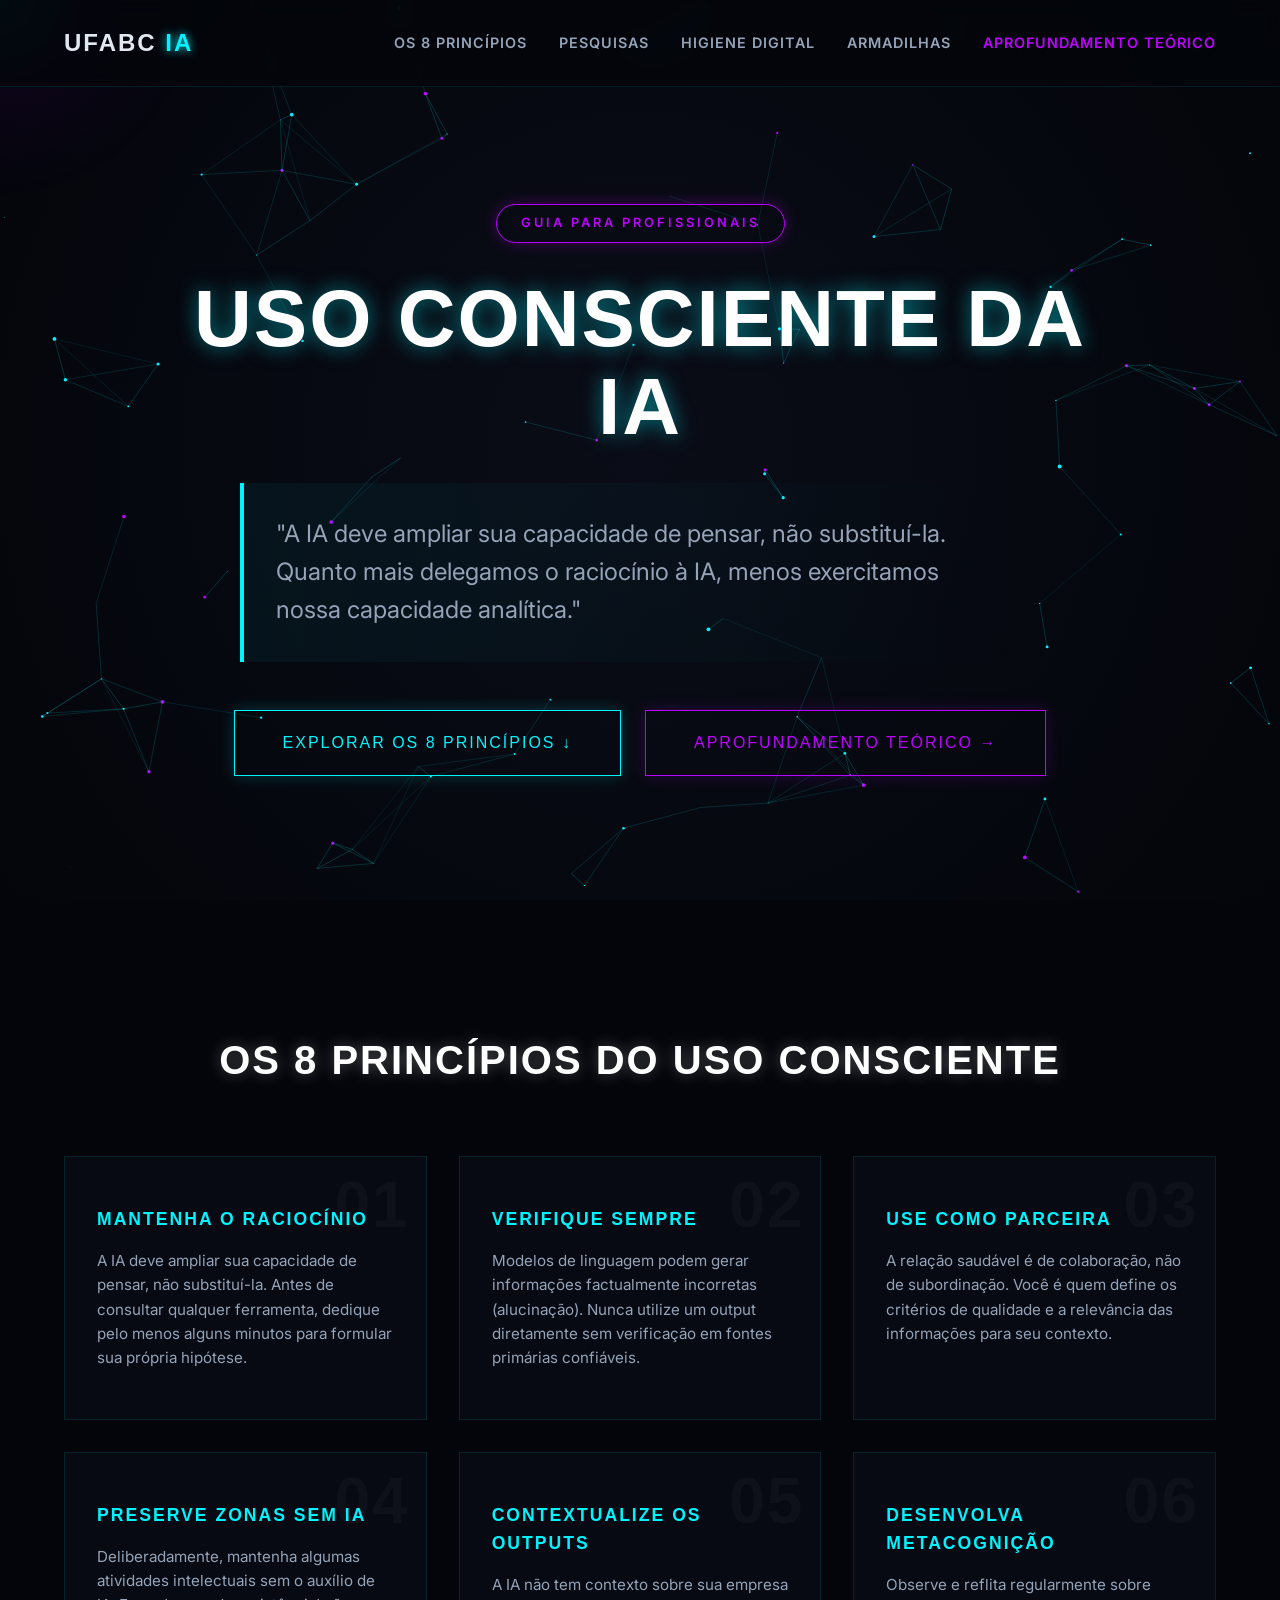
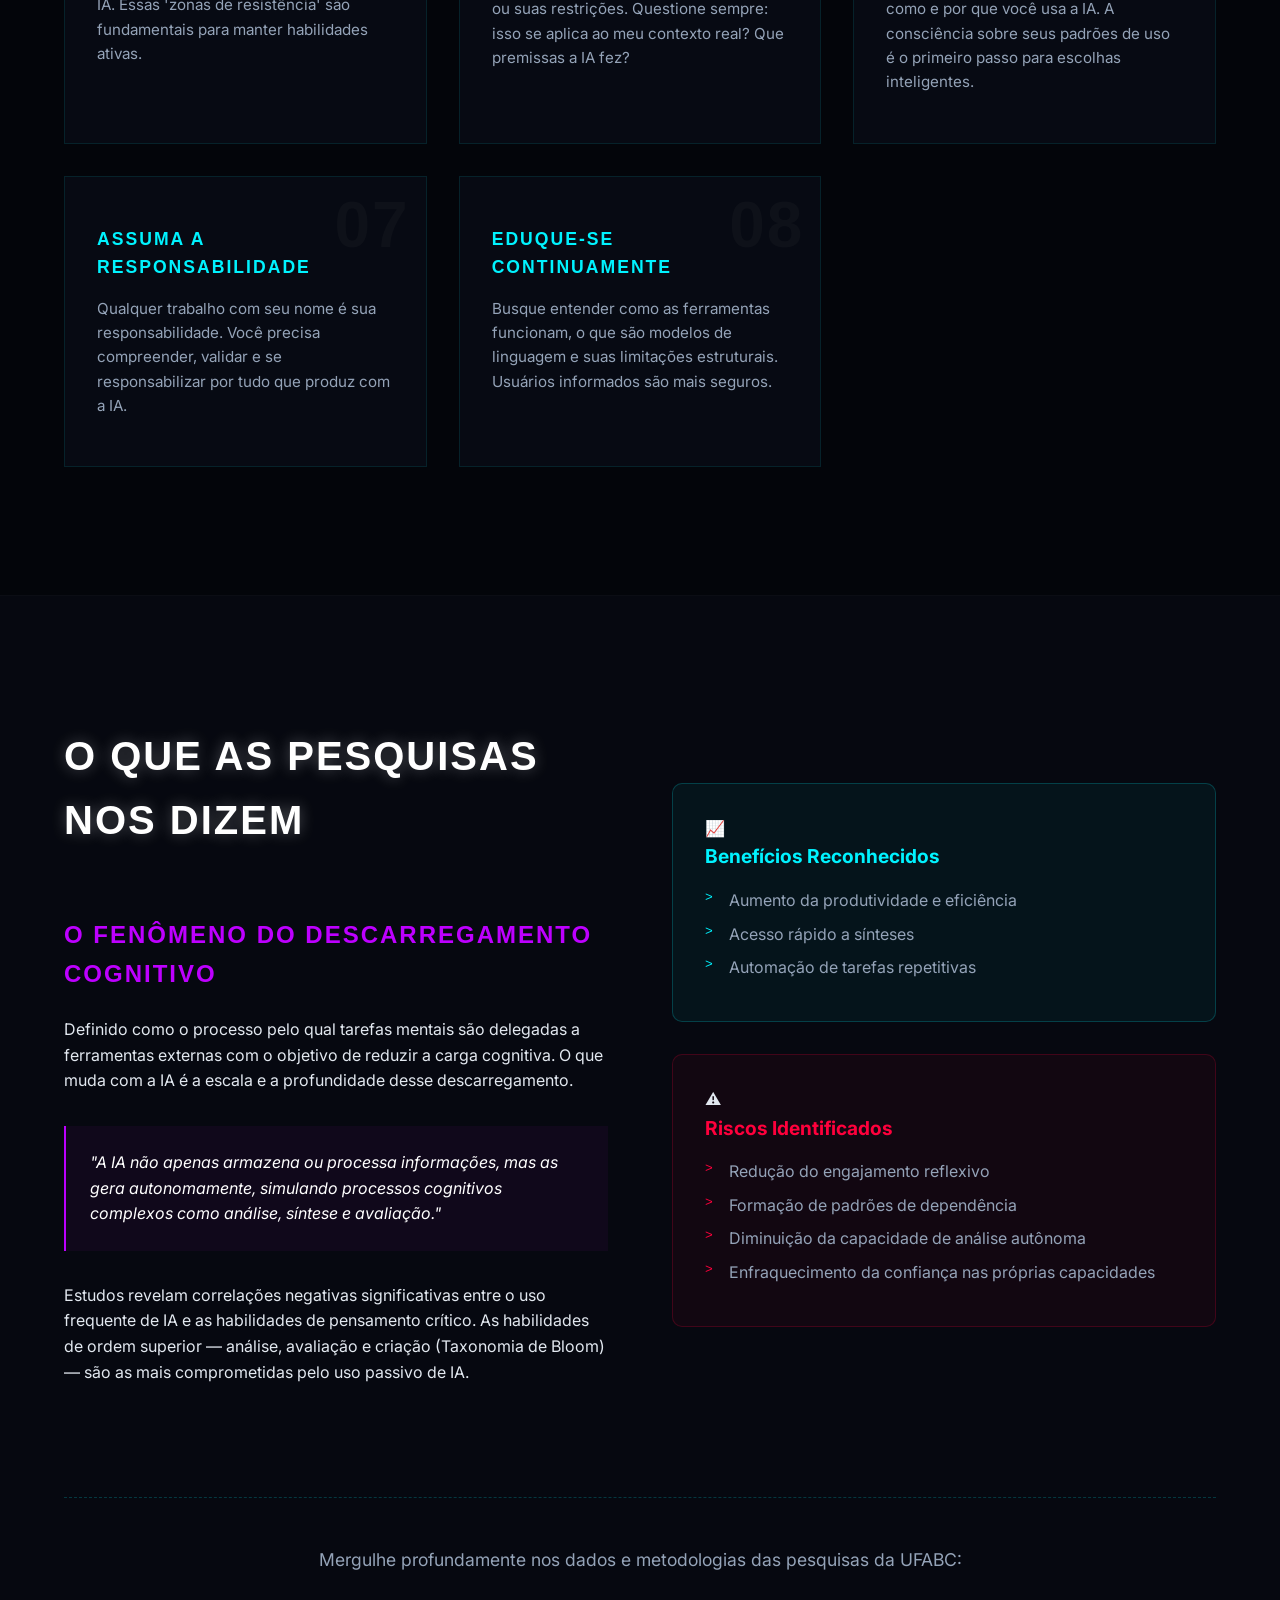
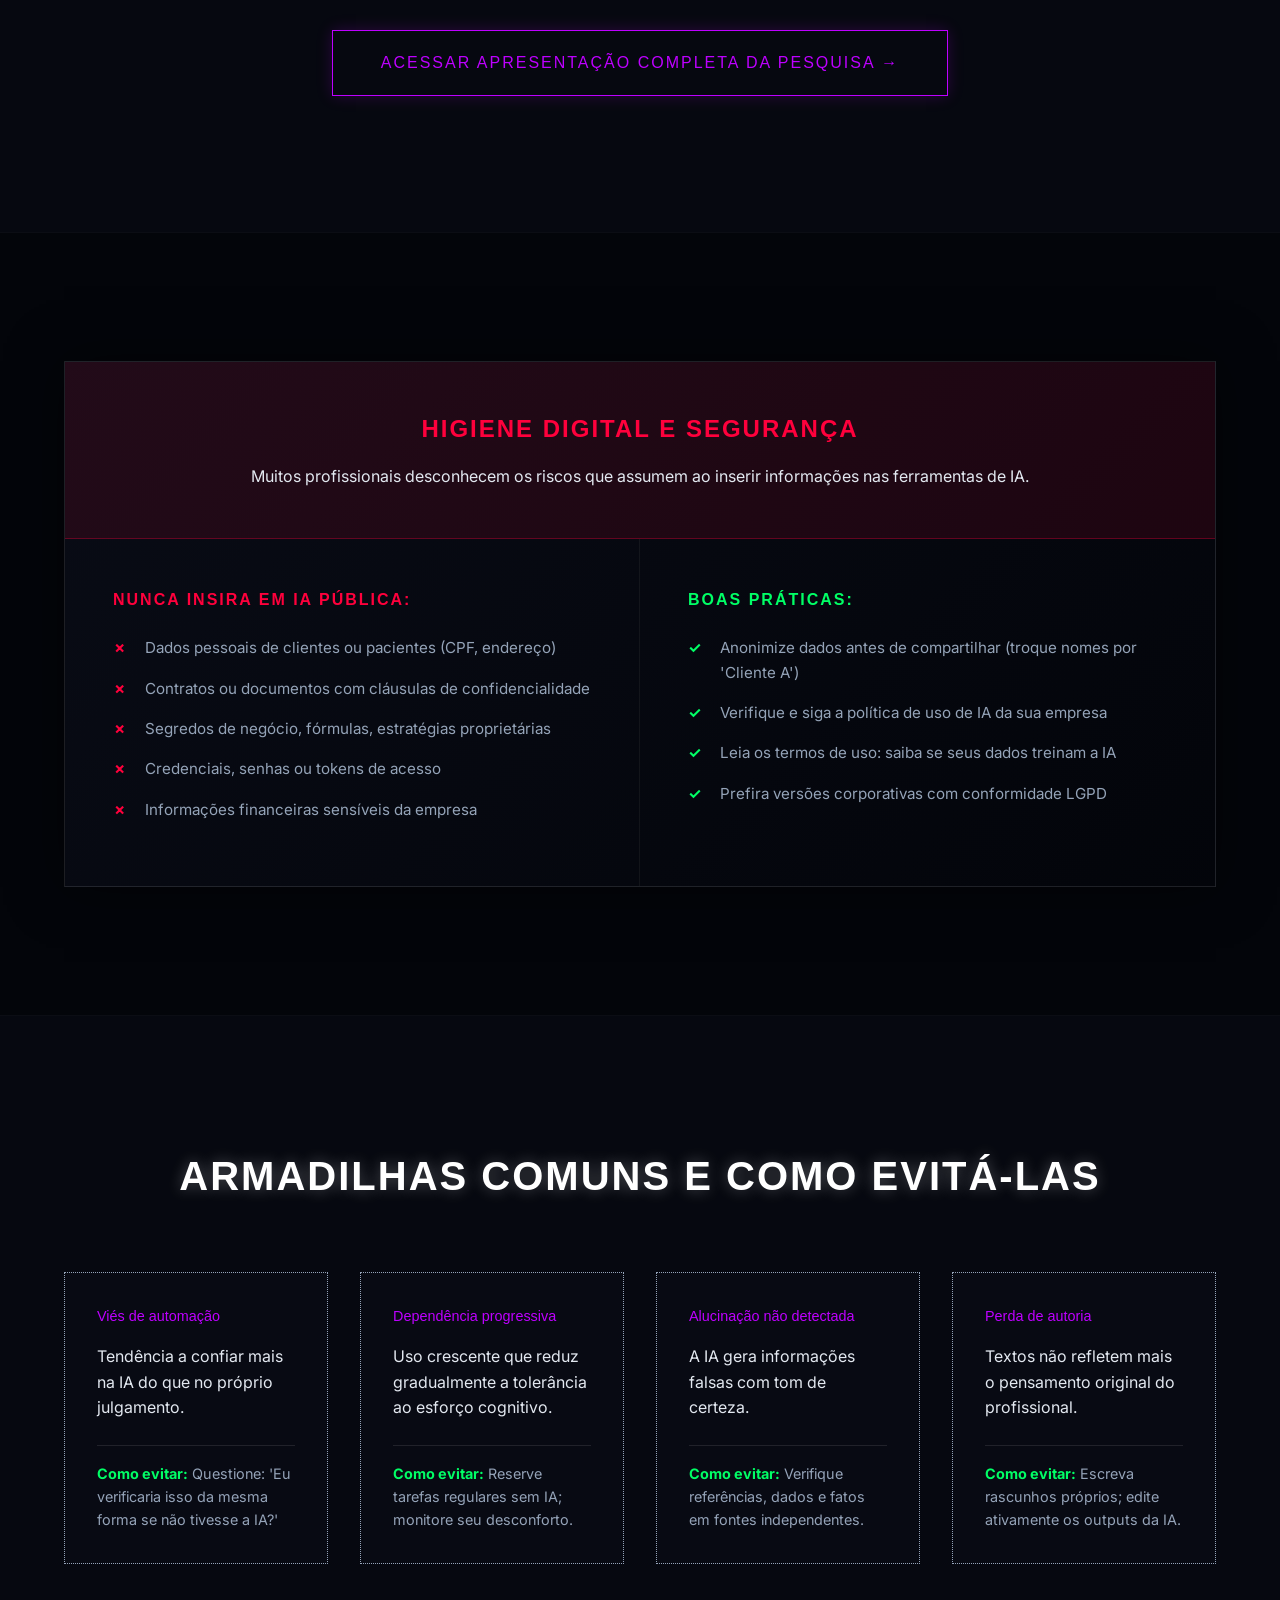
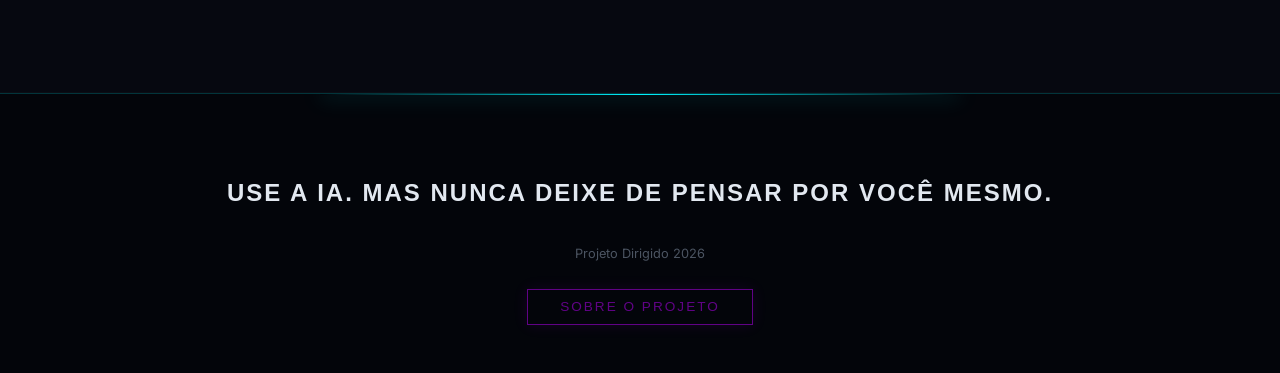
<file: index.html>
<!DOCTYPE html>
<html lang="pt-BR">
<head>
    <meta charset="UTF-8">
    <meta name="viewport" content="width=device-width, initial-scale=1.0">
    <title>UFABC Guia de uso de ia</title>
    <link rel="stylesheet" href="styles.css">
    <link href="https://fonts.googleapis.com/css2?family=Syncopate:wght@400;700&family=Inter:wght@300;400;600;800&display=swap" rel="stylesheet">
</head>
<body>
    <canvas id="particle-canvas"></canvas>

    <div class="glow-cursor" id="glow-cursor"></div>

    <nav class="navbar">
        <div class="nav-content">
            <div class="logo">UFABC <span>IA</span></div>
            <div class="hamburger" id="hamburger">
                <span></span>
                <span></span>
                <span></span>
            </div>
            <ul class="nav-links" id="nav-links">
                <li><a href="#principios">Os 8 Princípios</a></li>
                <li><a href="#pesquisas">Pesquisas</a></li>
                <li><a href="#seguranca">Higiene Digital</a></li>
                <li><a href="#armadilhas">Armadilhas</a></li>
                <li><a href="apresentacao.html" class="highlight-link">Aprofundamento Teórico</a></li>
            </ul>
        </div>
    </nav>

    <header class="hero" id="home">
        <div class="hero-container reveal">
            <div class="hero-badge">Guia para Profissionais</div>
            <h1 class="glitch" data-text="USO CONSCIENTE DA IA">USO CONSCIENTE DA IA</h1>
            <p class="hero-quote">
                "A IA deve ampliar sua capacidade de pensar, não substituí-la. Quanto mais delegamos o raciocínio à IA, menos exercitamos nossa capacidade analítica."
            </p>
            <div class="hero-buttons">
                <a href="#principios" class="cyber-button">
                    Explorar os 8 Princípios <span class="arrow">↓</span>
                </a>
                <a href="apresentacao.html" class="cyber-button secondary-btn">
                    Aprofundamento Teórico <span class="arrow">→</span>
                </a>
            </div>
        </div>
    </header>

    <section id="principios" class="section">
        <div class="container">
            <h2 class="section-title reveal">Os 8 Princípios do Uso Consciente</h2>
            <div class="principles-grid">
                <div class="cyber-card reveal delay-1">
                    <div class="card-number">01</div>
                    <h3>Mantenha o Raciocínio</h3>
                    <p>A IA deve ampliar sua capacidade de pensar, não substituí-la. Antes de consultar qualquer ferramenta, dedique pelo menos alguns minutos para formular sua própria hipótese.</p>
                </div>
                <div class="cyber-card reveal delay-2">
                    <div class="card-number">02</div>
                    <h3>Verifique Sempre</h3>
                    <p>Modelos de linguagem podem gerar informações factualmente incorretas (alucinação). Nunca utilize um output diretamente sem verificação em fontes primárias confiáveis.</p>
                </div>
                <div class="cyber-card reveal delay-3">
                    <div class="card-number">03</div>
                    <h3>Use como Parceira</h3>
                    <p>A relação saudável é de colaboração, não de subordinação. Você é quem define os critérios de qualidade e a relevância das informações para seu contexto.</p>
                </div>
                <div class="cyber-card reveal delay-4">
                    <div class="card-number">04</div>
                    <h3>Preserve Zonas sem IA</h3>
                    <p>Deliberadamente, mantenha algumas atividades intelectuais sem o auxílio de IA. Essas 'zonas de resistência' são fundamentais para manter habilidades ativas.</p>
                </div>
                <div class="cyber-card reveal delay-1">
                    <div class="card-number">05</div>
                    <h3>Contextualize os Outputs</h3>
                    <p>A IA não tem contexto sobre sua empresa ou suas restrições. Questione sempre: isso se aplica ao meu contexto real? Que premissas a IA fez?</p>
                </div>
                <div class="cyber-card reveal delay-2">
                    <div class="card-number">06</div>
                    <h3>Desenvolva Metacognição</h3>
                    <p>Observe e reflita regularmente sobre como e por que você usa a IA. A consciência sobre seus padrões de uso é o primeiro passo para escolhas inteligentes.</p>
                </div>
                <div class="cyber-card reveal delay-3">
                    <div class="card-number">07</div>
                    <h3>Assuma a Responsabilidade</h3>
                    <p>Qualquer trabalho com seu nome é sua responsabilidade. Você precisa compreender, validar e se responsabilizar por tudo que produz com a IA.</p>
                </div>
                <div class="cyber-card reveal delay-4">
                    <div class="card-number">08</div>
                    <h3>Eduque-se Continuamente</h3>
                    <p>Busque entender como as ferramentas funcionam, o que são modelos de linguagem e suas limitações estruturais. Usuários informados são mais seguros.</p>
                </div>
            </div>
        </div>
    </section>

    <section id="pesquisas" class="section alt-bg">
        <div class="container grid-2-col">
            <div class="reveal">
                <h2 class="section-title left-align">O Que as Pesquisas Nos Dizem</h2>
                <div class="content-block">
                    <h3>O Fenômeno do Descarregamento Cognitivo</h3>
                    <p>Definido como o processo pelo qual tarefas mentais são delegadas a ferramentas externas com o objetivo de reduzir a carga cognitiva. O que muda com a IA é a escala e a profundidade desse descarregamento.</p>
                    <blockquote class="neon-quote">
                        "A IA não apenas armazena ou processa informações, mas as gera autonomamente, simulando processos cognitivos complexos como análise, síntese e avaliação."
                    </blockquote>
                    <p>Estudos revelam correlações negativas significativas entre o uso frequente de IA e as habilidades de pensamento crítico. As habilidades de ordem superior — análise, avaliação e criação (Taxonomia de Bloom) — são as mais comprometidas pelo uso passivo de IA.</p>
                </div>
            </div>
            <div class="stats-container reveal delay-2">
                <div class="stat-box">
                    <div class="stat-icon">📈</div>
                    <h4>Benefícios Reconhecidos</h4>
                    <ul>
                        <li>Aumento da produtividade e eficiência</li>
                        <li>Acesso rápido a sínteses</li>
                        <li>Automação de tarefas repetitivas</li>
                    </ul>
                </div>
                <div class="stat-box warning-box">
                    <div class="stat-icon">⚠</div>
                    <h4>Riscos Identificados</h4>
                    <ul>
                        <li>Redução do engajamento reflexivo</li>
                        <li>Formação de padrões de dependência</li>
                        <li>Diminuição da capacidade de análise autônoma</li>
                        <li>Enfraquecimento da confiança nas próprias capacidades</li>
                    </ul>
                </div>
            </div>
            
            <div class="research-cta reveal delay-3">
                <p>Mergulhe profundamente nos dados e metodologias das pesquisas da UFABC:</p>
                <a href="apresentacao.html" class="cyber-button secondary-btn mt-4">
                    Acessar Apresentação Completa da Pesquisa <span class="arrow">→</span>
                </a>
            </div>
        </div>
    </section>

    <section id="seguranca" class="section">
        <div class="container">
            <div class="security-panel reveal">
                <div class="security-header">
                    <h2>Higiene Digital e Segurança</h2>
                    <p>Muitos profissionais desconhecem os riscos que assumem ao inserir informações nas ferramentas de IA.</p>
                </div>
                <div class="security-content">
                    <div class="danger-zone">
                        <h3>NUNCA insira em IA pública:</h3>
                        <ul class="danger-list">
                            <li>Dados pessoais de clientes ou pacientes (CPF, endereço)</li>
                            <li>Contratos ou documentos com cláusulas de confidencialidade</li>
                            <li>Segredos de negócio, fórmulas, estratégias proprietárias</li>
                            <li>Credenciais, senhas ou tokens de acesso</li>
                            <li>Informações financeiras sensíveis da empresa</li>
                        </ul>
                    </div>
                    <div class="safe-zone">
                        <h3>Boas Práticas:</h3>
                        <ul class="safe-list">
                            <li>Anonimize dados antes de compartilhar (troque nomes por 'Cliente A')</li>
                            <li>Verifique e siga a política de uso de IA da sua empresa</li>
                            <li>Leia os termos de uso: saiba se seus dados treinam a IA</li>
                            <li>Prefira versões corporativas com conformidade LGPD</li>
                        </ul>
                    </div>
                </div>
            </div>
        </div>
    </section>

    <section id="armadilhas" class="section alt-bg">
        <div class="container">
            <h2 class="section-title reveal">Armadilhas Comuns e Como Evitá-las</h2>
            <div class="traps-grid">
                <div class="trap-card reveal">
                    <div class="trap-name">Viés de automação</div>
                    <p class="trap-desc">Tendência a confiar mais na IA do que no próprio julgamento.</p>
                    <div class="trap-solution"><strong>Como evitar:</strong> Questione: 'Eu verificaria isso da mesma forma se não tivesse a IA?'</div>
                </div>
                <div class="trap-card reveal delay-1">
                    <div class="trap-name">Dependência progressiva</div>
                    <p class="trap-desc">Uso crescente que reduz gradualmente a tolerância ao esforço cognitivo.</p>
                    <div class="trap-solution"><strong>Como evitar:</strong> Reserve tarefas regulares sem IA; monitore seu desconforto.</div>
                </div>
                <div class="trap-card reveal delay-2">
                    <div class="trap-name">Alucinação não detectada</div>
                    <p class="trap-desc">A IA gera informações falsas com tom de certeza.</p>
                    <div class="trap-solution"><strong>Como evitar:</strong> Verifique referências, dados e fatos em fontes independentes.</div>
                </div>
                <div class="trap-card reveal delay-3">
                    <div class="trap-name">Perda de autoria</div>
                    <p class="trap-desc">Textos não refletem mais o pensamento original do profissional.</p>
                    <div class="trap-solution"><strong>Como evitar:</strong> Escreva rascunhos próprios; edite ativamente os outputs da IA.</div>
                </div>
            </div>
        </div>
    </section>

    <footer>
        <div class="footer-content reveal">
            <h2 class="footer-title">Use a IA. Mas nunca deixe de pensar por você mesmo.</h2>
            <div class="footer-credits">
                <p>Projeto Dirigido 2026</p>
                <button id="sobre-btn" class="cyber-button secondary-btn" style="padding: 0.6rem 2rem; font-size: 0.85rem; margin-top: 1.5rem;">Sobre o Projeto</button>
            </div>
        </div>
    </footer>

    <!-- Modal Sobre -->
    <div id="sobre-modal" class="modal">
        <div class="modal-content cyber-card">
            <span class="close-modal">&times;</span>
            <h3 class="modal-title neon-cyan-text text-center" style="margin-bottom: 1.5rem; font-size: 1.2rem;">UNIVERSIDADE FEDERAL DO ABC</h3>
            <div class="modal-body text-center">
                <p class="mb-4" style="color: var(--text-primary); line-height: 1.8;"><strong>Projeto Dirigido</strong><br>
                Inteligência Artificial e Pensamento Crítico:<br>
                Como o Uso de IA Generativa Afeta Nossas Habilidades Cognitivas</p>
                
                <h4 class="neon-purple-text mb-4" style="margin-top: 2rem;">Integrantes:</h4>
                <ul class="team-list" style="list-style: none; padding: 0; margin-bottom: 2rem;">
                    <li>Bruno Monfardini de Lima Vieira</li>
                    <li>Liniker Kenzo Hoshina</li>
                    <li>Claudio Antonio da Silva Leite</li>
                    <li>Thiago Cruz Queiroz de Almeida</li>
                </ul>
                
                
                <p style="color: var(--text-secondary); font-size: 0.9rem; border-top: 1px solid rgba(0,243,255,0.1); padding-top: 1rem;">Santo André, 2026</p>
            </div>
        </div>
    </div>

    <script src="script.js"></script>
</body>
</html>
</file>
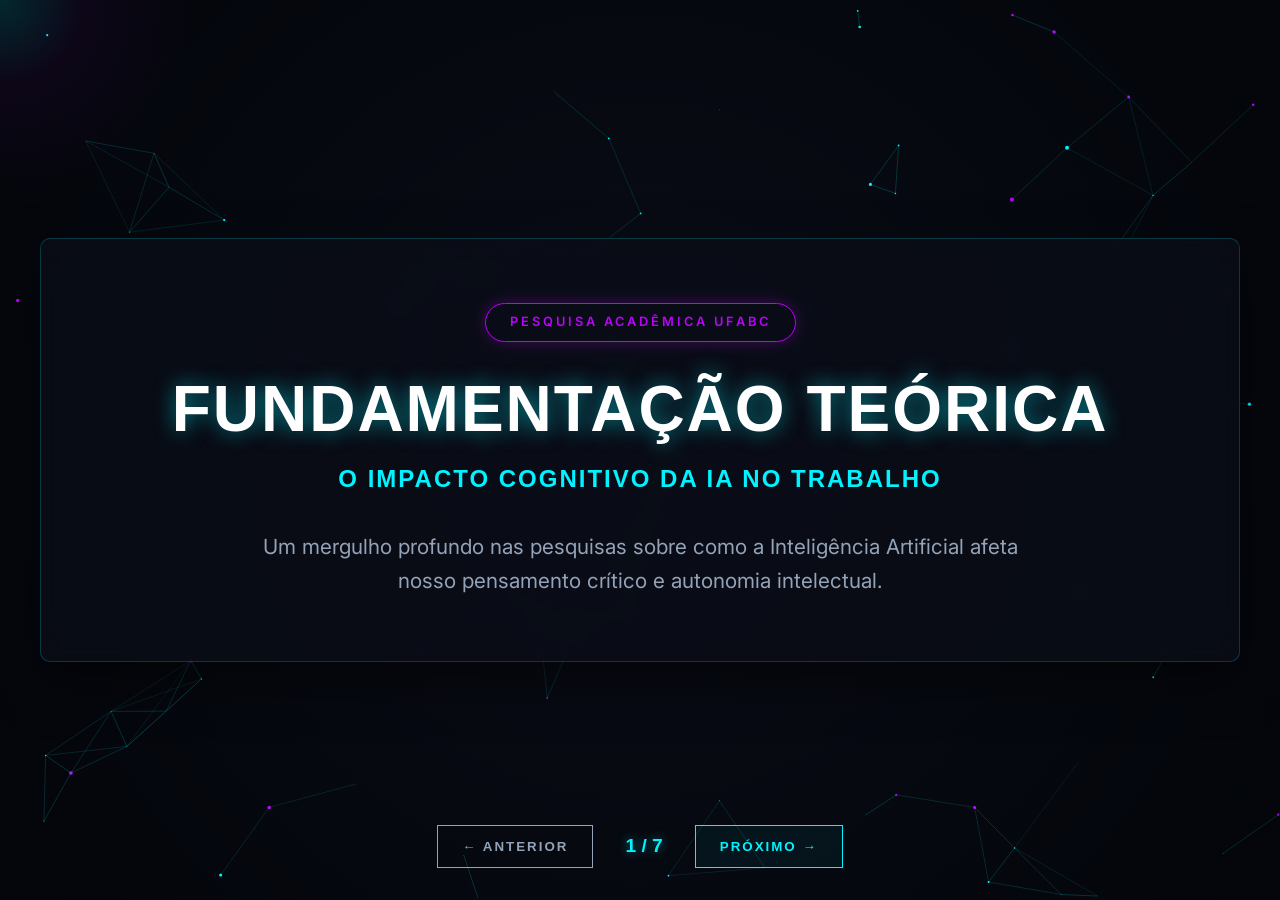
<file: apresentacao.html>
<!DOCTYPE html>
<html lang="pt-BR">
<head>
    <meta charset="UTF-8">
    <meta name="viewport" content="width=device-width, initial-scale=1.0">
    <title>UFABC Guia de uso de ia - Apresentação</title>
    <link rel="stylesheet" href="apresentacao.css">
    <link href="https://fonts.googleapis.com/css2?family=Syncopate:wght@400;700&family=Inter:wght@300;400;600;800&display=swap" rel="stylesheet">
</head>
<body>
    <canvas id="particle-canvas"></canvas>
    <div class="glow-cursor" id="glow-cursor"></div>

    <div class="presentation-container">
        <!-- Controles -->
        <div class="controls">
            <button id="prev-btn" class="cyber-btn">← ANTERIOR</button>
            <div class="slide-counter"><span id="current-slide">1</span> / <span id="total-slides">7</span></div>
            <button id="next-btn" class="cyber-btn">PRÓXIMO →</button>
        </div>

        <!-- Slide 1: Capa -->
        <section class="slide active">
            <div class="slide-content text-center">
                <div class="hero-badge">Pesquisa Acadêmica UFABC</div>
                <h1 class="glitch" data-text="FUNDAMENTAÇÃO TEÓRICA">FUNDAMENTAÇÃO TEÓRICA</h1>
                <h2 class="subtitle">O Impacto Cognitivo da IA no Trabalho</h2>
                <p class="hero-quote">
                    Um mergulho profundo nas pesquisas sobre como a Inteligência Artificial afeta nosso pensamento crítico e autonomia intelectual.
                </p>
            </div>
        </section>

        <!-- Slide 2: O Cenário -->
        <section class="slide">
            <div class="slide-content">
                <h2 class="slide-title">1. O Cenário Atual</h2>
                <div class="grid-2-col">
                    <div>
                        <p class="large-text">A IA tornou-se parte integrante de todas as rotinas profissionais. A narrativa comum foca apenas no <strong>ganho de produtividade</strong>.</p>
                        <p class="large-text mt-2">Porém, pesquisas rigorosas da UFABC revelam um cenário complexo: o uso contínuo afeta nossa capacidade analítica e de julgamento.</p>
                    </div>
                    <div class="cyber-box">
                        <h3 class="neon-purple-text">A Mudança de Paradigma</h3>
                        <p>Diferente de calculadoras ou do Google, a IA não apenas busca informações, ela <strong>gera autonomamente</strong> processos que antes exigiam raciocínio humano.</p>
                    </div>
                </div>
            </div>
        </section>

        <!-- Slide 3: Descarregamento Cognitivo -->
        <section class="slide">
            <div class="slide-content">
                <h2 class="slide-title">2. Descarregamento Cognitivo</h2>
                <p class="large-text">O processo pelo qual tarefas mentais são delegadas a ferramentas externas para reduzir a carga cognitiva (Risko e Gilbert, 2016).</p>
                
                <blockquote class="neon-quote my-4">
                    "A IA simula processos cognitivos complexos como análise, síntese e avaliação. Quanto mais delegamos o raciocínio, menos exercitamos nossa capacidade."<br>
                    <span style="font-size: 0.8em; opacity: 0.7;">— Lee et al., 2025 (Microsoft Research) e Gerlich (2025)</span>
                </blockquote>
            </div>
        </section>

        <!-- Slide 4: Taxonomia de Bloom -->
        <section class="slide">
            <div class="slide-content">
                <h2 class="slide-title">3. Pensamento Crítico em Risco</h2>
                <p class="mb-4">Como o uso passivo da IA afeta os níveis da <strong>Taxonomia de Bloom</strong>:</p>
                
                <div class="bloom-grid">
                    <div class="bloom-card risk-medium">
                        <h4>1. Conhecimento</h4>
                        <p>Lembrar informações</p>
                        <div class="risk-badge">Risco: MÉDIO</div>
                    </div>
                    <div class="bloom-card risk-high">
                        <h4>2. Compreensão</h4>
                        <p>Interpretar conceitos</p>
                        <div class="risk-badge">Risco: ALTO</div>
                    </div>
                    <div class="bloom-card risk-medium">
                        <h4>3. Aplicação</h4>
                        <p>Usar em situações reais</p>
                        <div class="risk-badge">Risco: MÉDIO</div>
                    </div>
                    <div class="bloom-card risk-high">
                        <h4>4. Análise</h4>
                        <p>Decompor um todo</p>
                        <div class="risk-badge">Risco: ALTO</div>
                    </div>
                    <div class="bloom-card risk-high">
                        <h4>5. Síntese</h4>
                        <p>Criar algo novo</p>
                        <div class="risk-badge">Risco: ALTO</div>
                    </div>
                    <div class="bloom-card risk-critical">
                        <h4>6. Avaliação</h4>
                        <p>Julgar qualidade/relevância</p>
                        <div class="risk-badge blink">Risco: MUITO ALTO</div>
                    </div>
                </div>
            </div>
        </section>

        <!-- Slide 5: Benefícios vs Riscos -->
        <section class="slide">
            <div class="slide-content">
                <h2 class="slide-title">4. A Balança do Uso</h2>
                <div class="grid-2-col">
                    <div class="stat-box">
                        <h3 class="neon-cyan-text">📈 Benefícios</h3>
                        <ul class="cyber-list">
                            <li>Aumento drástico de produtividade</li>
                            <li>Redução de tempo no operacional</li>
                            <li>Acesso imediato a sínteses</li>
                            <li>Apoio forte à ideação criativa</li>
                        </ul>
                    </div>
                    <div class="stat-box warning-box">
                        <h3 class="neon-red-text">⚠ Riscos (O Lado Oculto)</h3>
                        <ul class="cyber-list">
                            <li>Redução do engajamento reflexivo</li>
                            <li>Formação de dependência tecnológica</li>
                            <li>Diminuição da análise autônoma</li>
                            <li>Enfraquecimento da confiança pessoal</li>
                        </ul>
                    </div>
                </div>
            </div>
        </section>

        <!-- Slide 6: Perfis de Uso -->
        <section class="slide">
            <div class="slide-content">
                <h2 class="slide-title">5. Os 3 Perfis de Usuário</h2>
                <div class="profiles-grid">
                    <div class="profile-card">
                        <div class="profile-icon neon-red-text">!</div>
                        <h3>Passivo</h3>
                        <p>Usa IA como oráculo. Não questiona nem verifica fatos. Maior risco de atrofia cognitiva e dependência severa.</p>
                    </div>
                    <div class="profile-card">
                        <div class="profile-icon neon-purple-text">~</div>
                        <h3>Colaborativo</h3>
                        <p>Usa IA como ponto de partida. Verifica fontes e adiciona próprio julgamento. Mantém habilidades estabilizadas.</p>
                    </div>
                    <div class="profile-card active-profile">
                        <div class="profile-icon neon-cyan-text">✓</div>
                        <h3>Crítico</h3>
                        <p>Usa IA como ferramenta. Questiona ativamente os outputs. Exercita análise pura. <strong>O modelo ideal das pesquisas.</strong></p>
                    </div>
                </div>
            </div>
        </section>

        <!-- Slide 7: Fechamento -->
        <section class="slide">
            <div class="slide-content text-center">
                <h1 class="glitch" data-text="O OBJETIVO FINAL">O OBJETIVO FINAL</h1>
                <p class="hero-quote mt-4">
                    A tecnologia avança, mas o fator humano diferencial continuará sendo o pensamento crítico. Escolha ser o usuário que domina a ferramenta, não o que é moldado por ela.
                </p>
                <div class="mt-4">
                    <a href="index.html" class="cyber-button">
                        VOLTAR AO GUIA PRINCIPAL
                    </a>
                </div>
            </div>
        </section>

    </div>

    <script src="apresentacao.js"></script>
</body>
</html>
</file>
<file: styles.css>
:root {
    --bg-color: #03050a;
    --bg-surface: #0a0d17;
    --text-primary: #e2e8f0;
    --text-secondary: #94a3b8;
    --neon-cyan: #00f3ff;
    --neon-purple: #bd00ff;
    --neon-green: #00ff66;
    --neon-red: #ff003c;
    --glass-bg: rgba(10, 13, 23, 0.7);
    --glass-border: rgba(0, 243, 255, 0.1);
}

* {
    margin: 0;
    padding: 0;
    box-sizing: border-box;
}

body {
    font-family: 'Inter', sans-serif;
    background-color: var(--bg-color);
    color: var(--text-primary);
    line-height: 1.6;
    overflow-x: hidden;
    cursor: none;
}

h1, h2, h3, .logo, .card-number, .cyber-button {
    font-family: 'Syncopate', sans-serif;
    text-transform: uppercase;
    letter-spacing: 2px;
}

/* Background Canvas */
#particle-canvas {
    position: fixed;
    top: 0;
    left: 0;
    width: 100vw;
    height: 100vh;
    z-index: -1;
    background: radial-gradient(circle at center, #0a0d17 0%, #03050a 100%);
}

/* Custom Cursor */
.glow-cursor {
    position: fixed;
    top: 0;
    left: 0;
    width: 400px;
    height: 400px;
    background: radial-gradient(circle, rgba(0,243,255,0.15) 0%, rgba(189,0,255,0.05) 30%, transparent 70%);
    border-radius: 50%;
    transform: translate(-50%, -50%);
    pointer-events: none;
    z-index: -1;
    transition: width 0.3s, height 0.3s;
}

.container {
    width: 90%;
    max-width: 1400px;
    margin: 0 auto;
}

/* Navbar */
.navbar {
    position: fixed;
    top: 0;
    width: 100%;
    background: rgba(3, 5, 10, 0.8);
    backdrop-filter: blur(10px);
    -webkit-backdrop-filter: blur(10px);
    border-bottom: 1px solid var(--glass-border);
    z-index: 100;
}

.nav-content {
    display: flex;
    justify-content: space-between;
    align-items: center;
    padding: 1.5rem 5%;
}

.logo {
    font-size: 1.5rem;
    font-weight: 700;
    color: var(--text-primary);
}

.logo span {
    color: var(--neon-cyan);
    text-shadow: 0 0 10px var(--neon-cyan);
}

.nav-links {
    list-style: none;
    display: flex;
    gap: 2rem;
}

.nav-links a {
    color: var(--text-secondary);
    text-decoration: none;
    font-size: 0.9rem;
    font-weight: 600;
    text-transform: uppercase;
    letter-spacing: 1px;
    transition: color 0.3s, text-shadow 0.3s;
}

.nav-links a:hover {
    color: var(--neon-cyan);
    text-shadow: 0 0 10px rgba(0, 243, 255, 0.5);
}

/* Hamburger Menu */
.hamburger {
    display: none;
    flex-direction: column;
    gap: 6px;
    cursor: pointer;
    z-index: 1001;
}

.hamburger span {
    width: 30px;
    height: 3px;
    background-color: var(--neon-cyan);
    transition: 0.3s;
    border-radius: 3px;
    box-shadow: 0 0 5px rgba(0, 243, 255, 0.5);
}

.hamburger.active span:nth-child(1) {
    transform: translateY(9px) rotate(45deg);
}

.hamburger.active span:nth-child(2) {
    opacity: 0;
}

.hamburger.active span:nth-child(3) {
    transform: translateY(-9px) rotate(-45deg);
}

/* Hero Section */
.hero {
    min-height: 100vh;
    display: flex;
    align-items: center;
    justify-content: center;
    text-align: center;
    padding-top: 80px;
}

.hero-container {
    max-width: 1000px;
    padding: 2rem;
}

.hero-badge {
    display: inline-block;
    padding: 0.5rem 1.5rem;
    border: 1px solid var(--neon-purple);
    color: var(--neon-purple);
    font-size: 0.8rem;
    font-weight: 600;
    letter-spacing: 3px;
    border-radius: 30px;
    margin-bottom: 2rem;
    box-shadow: 0 0 15px rgba(189, 0, 255, 0.3);
    text-transform: uppercase;
}

.glitch {
    font-size: 5rem;
    font-weight: 700;
    color: #fff;
    position: relative;
    text-shadow: 0 0 20px rgba(0, 243, 255, 0.5);
    margin-bottom: 2rem;
    line-height: 1.1;
}

.hero-quote {
    font-size: 1.5rem;
    color: var(--text-secondary);
    max-width: 800px;
    margin: 0 auto 3rem;
    border-left: 4px solid var(--neon-cyan);
    padding-left: 2rem;
    text-align: left;
    background: linear-gradient(90deg, rgba(0,243,255,0.05) 0%, transparent 100%);
    padding: 2rem;
}

.cyber-button {
    display: inline-block;
    background: transparent;
    color: var(--neon-cyan);
    padding: 1.2rem 3rem;
    font-size: 1rem;
    text-decoration: none;
    border: 1px solid var(--neon-cyan);
    position: relative;
    overflow: hidden;
    transition: 0.3s;
    box-shadow: 0 0 15px rgba(0, 243, 255, 0.2);
}

.cyber-button::before {
    content: '';
    position: absolute;
    top: 0; left: 0; width: 100%; height: 100%;
    background: var(--neon-cyan);
    z-index: -1;
    transform: scaleX(0);
    transform-origin: right;
    transition: transform 0.4s ease;
}

.cyber-button:hover {
    color: var(--bg-color);
    box-shadow: 0 0 30px rgba(0, 243, 255, 0.6);
}

.cyber-button:hover::before {
    transform: scaleX(1);
    transform-origin: left;
}

.cyber-button .arrow {
    display: inline-block;
    transition: transform 0.3s;
}

.cyber-button:hover .arrow {
    transform: translateY(5px);
}

/* Sections */
.section {
    padding: 8rem 0;
    position: relative;
}

.alt-bg {
    background: rgba(10, 13, 23, 0.5);
    border-top: 1px solid rgba(255,255,255,0.02);
    border-bottom: 1px solid rgba(255,255,255,0.02);
}

.section-title {
    font-size: 2.5rem;
    text-align: center;
    margin-bottom: 4rem;
    color: #fff;
    text-shadow: 0 0 15px rgba(255,255,255,0.3);
}

.left-align { text-align: left; }

/* Principles Grid */
.principles-grid {
    display: grid;
    grid-template-columns: repeat(auto-fit, minmax(300px, 1fr));
    gap: 2rem;
}

.cyber-card {
    background: var(--glass-bg);
    border: 1px solid var(--glass-border);
    padding: 3rem 2rem;
    position: relative;
    overflow: hidden;
    transition: all 0.4s ease;
}

.cyber-card::before {
    content: '';
    position: absolute;
    top: 0; left: 0; width: 2px; height: 100%;
    background: linear-gradient(to bottom, var(--neon-cyan), transparent);
    opacity: 0;
    transition: opacity 0.4s;
}

.cyber-card:hover {
    transform: translateY(-10px);
    box-shadow: 0 15px 30px rgba(0, 243, 255, 0.1);
    border-color: rgba(0, 243, 255, 0.3);
}

.cyber-card:hover::before { opacity: 1; }

.card-number {
    font-size: 4rem;
    color: rgba(255,255,255,0.03);
    position: absolute;
    top: 1rem; right: 1rem;
    line-height: 1;
    font-weight: 700;
}

.cyber-card h3 {
    font-size: 1.1rem;
    color: var(--neon-cyan);
    margin-bottom: 1rem;
    position: relative;
    z-index: 1;
}

.cyber-card p {
    color: var(--text-secondary);
    font-size: 0.95rem;
    position: relative;
    z-index: 1;
}

/* 2 Col Grid */
.grid-2-col {
    display: grid;
    grid-template-columns: 1fr 1fr;
    gap: 4rem;
    align-items: center;
}

.content-block h3 {
    font-size: 1.5rem;
    margin-bottom: 1.5rem;
    color: var(--neon-purple);
}

.neon-quote {
    margin: 2rem 0;
    padding: 1.5rem;
    border-left: 2px solid var(--neon-purple);
    background: rgba(189, 0, 255, 0.05);
    font-style: italic;
    color: #fff;
}

.stats-container {
    display: flex;
    flex-direction: column;
    gap: 2rem;
}

.stat-box {
    background: rgba(0, 243, 255, 0.05);
    border: 1px solid rgba(0, 243, 255, 0.2);
    padding: 2rem;
    border-radius: 10px;
}

.warning-box {
    background: rgba(255, 0, 60, 0.05);
    border: 1px solid rgba(255, 0, 60, 0.2);
}

.stat-box h4 {
    font-size: 1.2rem;
    margin-bottom: 1rem;
    color: var(--neon-cyan);
    display: flex;
    align-items: center;
    gap: 1rem;
}

.warning-box h4 { color: var(--neon-red); }

.stat-box ul { list-style: none; }

.stat-box li {
    margin-bottom: 0.5rem;
    padding-left: 1.5rem;
    position: relative;
    color: var(--text-secondary);
}

.stat-box li::before {
    content: '>';
    position: absolute;
    left: 0;
    color: var(--neon-cyan);
    font-family: monospace;
}

.warning-box li::before { color: var(--neon-red); }

/* Security Panel */
.security-panel {
    background: linear-gradient(135deg, rgba(10, 13, 23, 0.9), rgba(3, 5, 10, 0.9));
    border: 1px solid rgba(255, 255, 255, 0.1);
    box-shadow: 0 0 50px rgba(0,0,0,0.5);
    padding: 0;
    overflow: hidden;
}

.security-header {
    background: rgba(255, 0, 60, 0.1);
    padding: 3rem;
    text-align: center;
    border-bottom: 1px solid rgba(255, 0, 60, 0.3);
}

.security-header h2 { color: var(--neon-red); margin-bottom: 1rem; }

.security-content {
    display: grid;
    grid-template-columns: 1fr 1fr;
}

.danger-zone, .safe-zone {
    padding: 3rem;
}

.danger-zone { border-right: 1px solid rgba(255,255,255,0.05); }

.danger-zone h3 { color: var(--neon-red); margin-bottom: 1.5rem; font-size: 1rem; }
.safe-zone h3 { color: var(--neon-green); margin-bottom: 1.5rem; font-size: 1rem; }

.danger-list, .safe-list { list-style: none; }
.danger-list li, .safe-list li {
    margin-bottom: 1rem;
    padding-left: 2rem;
    position: relative;
    color: var(--text-secondary);
    font-size: 0.95rem;
}

.danger-list li::before { content: '✗'; position: absolute; left: 0; color: var(--neon-red); font-weight: bold; }
.safe-list li::before { content: '✓'; position: absolute; left: 0; color: var(--neon-green); font-weight: bold; }

/* Traps Grid */
.traps-grid {
    display: grid;
    grid-template-columns: repeat(auto-fit, minmax(250px, 1fr));
    gap: 2rem;
}

.trap-card {
    background: rgba(10, 13, 23, 0.6);
    border: 1px dotted var(--text-secondary);
    padding: 2rem;
    transition: 0.3s;
}

.trap-card:hover {
    border-color: var(--neon-purple);
    background: rgba(189, 0, 255, 0.05);
}

.trap-name {
    font-family: 'Syncopate', sans-serif;
    color: var(--neon-purple);
    font-size: 0.9rem;
    margin-bottom: 1rem;
}

.trap-desc {
    color: var(--text-primary);
    margin-bottom: 1.5rem;
    font-size: 1rem;
}

.trap-solution {
    color: var(--text-secondary);
    font-size: 0.9rem;
    border-top: 1px solid rgba(255,255,255,0.1);
    padding-top: 1rem;
}
.trap-solution strong { color: var(--neon-green); }

/* Modal */
.modal {
    display: none;
    position: fixed;
    z-index: 2000;
    left: 0;
    top: 0;
    width: 100%;
    height: 100%;
    background-color: rgba(3, 5, 10, 0.9);
    backdrop-filter: blur(10px);
    -webkit-backdrop-filter: blur(10px);
    align-items: center;
    justify-content: center;
    opacity: 0;
    transition: opacity 0.3s ease;
}

.modal.show {
    display: flex;
    opacity: 1;
}

.modal-content {
    position: relative;
    width: 90%;
    max-width: 600px;
    padding: 3rem;
    transform: translateY(-50px);
    transition: transform 0.3s ease;
}

.modal.show .modal-content {
    transform: translateY(0);
}

.close-modal {
    position: absolute;
    top: 1rem;
    right: 1.5rem;
    color: var(--neon-cyan);
    font-size: 2.5rem;
    font-weight: bold;
    cursor: pointer;
    transition: 0.3s;
    line-height: 1;
}

.close-modal:hover {
    color: var(--neon-red);
    text-shadow: 0 0 10px var(--neon-red);
}

.team-list li {
    color: var(--text-primary);
    margin-bottom: 0.8rem;
    font-size: 1.1rem;
}

/* Footer */
footer {
    padding: 5rem 0 3rem;
    text-align: center;
    border-top: 1px solid rgba(0, 243, 255, 0.2);
    position: relative;
    overflow: hidden;
}

footer::before {
    content: '';
    position: absolute;
    top: 0; left: 50%;
    transform: translateX(-50%);
    width: 50%; height: 1px;
    background: linear-gradient(90deg, transparent, var(--neon-cyan), transparent);
    box-shadow: 0 0 20px var(--neon-cyan);
}

.footer-title {
    font-size: 1.5rem;
    color: var(--text-primary);
    margin-bottom: 2rem;
}

.footer-credits {
    color: var(--text-secondary);
    font-size: 0.8rem;
    opacity: 0.5;
}

/* Animations & Reveal */
.reveal {
    opacity: 0;
    transform: translateY(30px);
    transition: all 0.8s cubic-bezier(0.5, 0, 0, 1);
}

.reveal.active {
    opacity: 1;
    transform: translateY(0);
}

.delay-1 { transition-delay: 0.1s; }
.delay-2 { transition-delay: 0.2s; }
.delay-3 { transition-delay: 0.3s; }
.delay-4 { transition-delay: 0.4s; }

/* Additions for Presentation Integration */
.hero-buttons {
    display: flex;
    gap: 1.5rem;
    justify-content: center;
    flex-wrap: wrap;
}

.secondary-btn {
    border-color: var(--neon-purple);
    color: var(--neon-purple);
    box-shadow: 0 0 15px rgba(189, 0, 255, 0.2);
}

.secondary-btn::before {
    background: var(--neon-purple);
}

.secondary-btn:hover {
    color: var(--bg-color);
    box-shadow: 0 0 30px rgba(189, 0, 255, 0.6);
}

.highlight-link {
    color: var(--neon-purple) !important;
}

.highlight-link:hover {
    color: #fff !important;
    text-shadow: 0 0 10px var(--neon-purple) !important;
}

.research-cta {
    grid-column: 1 / -1;
    text-align: center;
    margin-top: 3rem;
    padding-top: 3rem;
    border-top: 1px dashed rgba(0, 243, 255, 0.2);
}

.research-cta p {
    color: var(--text-secondary);
    font-size: 1.1rem;
    margin-bottom: 1.5rem;
}

.mt-4 { margin-top: 2rem; }

/* Responsive */
@media (max-width: 992px) {
    .grid-2-col, .security-content { grid-template-columns: 1fr; gap: 2rem; }
    .danger-zone { border-right: none; border-bottom: 1px solid rgba(255,255,255,0.05); }
    .glitch { font-size: 3.5rem; }
}

@media (max-width: 768px) {
    .navbar {
        background: rgba(3, 5, 10, 0.4); /* More transparent */
        backdrop-filter: blur(5px);
        -webkit-backdrop-filter: blur(5px);
        border-bottom: none; /* remove border to blend better */
    }
    
    .nav-content {
        padding: 0.8rem 5%; /* Smaller padding */
    }
    
    .hamburger {
        display: flex;
    }

    .nav-links {
        position: fixed;
        top: 0;
        right: -100%;
        width: 70%;
        max-width: 300px;
        height: 100vh;
        background: rgba(3, 5, 10, 0.95);
        backdrop-filter: blur(15px);
        -webkit-backdrop-filter: blur(15px);
        border-left: 1px solid var(--neon-purple);
        flex-direction: column;
        justify-content: center;
        align-items: center;
        gap: 2rem;
        transition: 0.4s ease-in-out;
        z-index: 1000;
        overflow-y: auto;
    }
    
    .nav-links.active {
        right: 0;
    }
    
    .glitch { font-size: clamp(2rem, 8vw, 3.5rem); }
    .hero-quote { font-size: 1.1rem; padding: 1.5rem; }
    .card-number { font-size: 3rem; }
    .section { padding: 4rem 0; }
    
    .hero-buttons {
        flex-direction: column;
        width: 100%;
        padding: 0 1rem;
    }
    .cyber-button { width: 100%; text-align: center; }
    
    .section-title { font-size: 1.8rem; margin-bottom: 2rem; }
    .principles-grid { grid-template-columns: 1fr; }
    .traps-grid { grid-template-columns: 1fr; }
    
    body { cursor: auto; } /* Disable custom cursor on mobile */
    .glow-cursor { display: none; }
}
</file>
<file: apresentacao.css>
:root {
    --bg-color: #03050a;
    --bg-surface: #0a0d17;
    --text-primary: #e2e8f0;
    --text-secondary: #94a3b8;
    --neon-cyan: #00f3ff;
    --neon-purple: #bd00ff;
    --neon-green: #00ff66;
    --neon-red: #ff003c;
    --glass-bg: rgba(10, 13, 23, 0.85);
    --glass-border: rgba(0, 243, 255, 0.2);
}

* {
    margin: 0;
    padding: 0;
    box-sizing: border-box;
}

body {
    font-family: 'Inter', sans-serif;
    background-color: var(--bg-color);
    color: var(--text-primary);
    line-height: 1.6;
    overflow: hidden; /* Slide deck doesn't scroll naturally */
    cursor: none;
}

h1, h2, h3, .cyber-btn, .cyber-button {
    font-family: 'Syncopate', sans-serif;
    text-transform: uppercase;
    letter-spacing: 2px;
}

.neon-purple-text { color: var(--neon-purple); text-shadow: 0 0 10px rgba(189,0,255,0.5); }
.neon-cyan-text { color: var(--neon-cyan); text-shadow: 0 0 10px rgba(0,243,255,0.5); }
.neon-red-text { color: var(--neon-red); text-shadow: 0 0 10px rgba(255,0,60,0.5); }

.mt-2 { margin-top: 1rem; }
.mt-4 { margin-top: 2rem; }
.mb-4 { margin-bottom: 2rem; }
.my-4 { margin-top: 2rem; margin-bottom: 2rem; }
.text-center { text-align: center; }

/* Canvas & Cursor */
#particle-canvas {
    position: fixed;
    top: 0; left: 0;
    width: 100vw; height: 100vh;
    z-index: -2;
    background: radial-gradient(circle at center, #0a0d17 0%, #03050a 100%);
}

.glow-cursor {
    position: fixed;
    top: 0; left: 0;
    width: 400px; height: 400px;
    background: radial-gradient(circle, rgba(0,243,255,0.15) 0%, rgba(189,0,255,0.05) 30%, transparent 70%);
    border-radius: 50%;
    transform: translate(-50%, -50%);
    pointer-events: none;
    z-index: -1;
}

/* Presentation Container */
.presentation-container {
    width: 100vw;
    height: 100vh;
    position: relative;
    display: flex;
    align-items: center;
    justify-content: center;
}

/* Controls */
.controls {
    position: fixed;
    bottom: 2rem;
    left: 0; width: 100%;
    display: flex;
    justify-content: center;
    align-items: center;
    gap: 2rem;
    z-index: 100;
}

.slide-counter {
    font-family: 'Syncopate', sans-serif;
    color: var(--neon-cyan);
    font-weight: 700;
    font-size: 1.2rem;
    text-shadow: 0 0 10px rgba(0,243,255,0.5);
}

.cyber-btn {
    background: rgba(0, 243, 255, 0.05);
    border: 1px solid var(--neon-cyan);
    color: var(--neon-cyan);
    padding: 0.8rem 1.5rem;
    cursor: pointer;
    transition: 0.3s;
    outline: none;
    font-weight: 700;
}
.cyber-btn:hover {
    background: var(--neon-cyan);
    color: var(--bg-color);
    box-shadow: 0 0 20px var(--neon-cyan);
}
.cyber-btn:disabled {
    border-color: var(--text-secondary);
    color: var(--text-secondary);
    background: transparent;
    cursor: not-allowed;
    box-shadow: none;
    text-shadow: none;
}

/* Slides */
.slide {
    position: absolute;
    top: 0; left: 0;
    width: 100%; height: 100%;
    opacity: 0;
    visibility: hidden;
    transition: all 0.6s ease-in-out;
    transform: scale(0.95) translateY(20px);
    display: flex;
    align-items: center;
    justify-content: center;
    padding: 2rem;
}

.slide.active {
    opacity: 1;
    visibility: visible;
    transform: scale(1) translateY(0);
}

.slide-content {
    background: var(--glass-bg);
    border: 1px solid var(--glass-border);
    padding: 4rem;
    border-radius: 10px;
    max-width: 1200px;
    width: 100%;
    box-shadow: 0 20px 50px rgba(0,0,0,0.5);
    backdrop-filter: blur(10px);
}

/* Typography & Layouts */
.slide-title {
    font-size: 2.5rem;
    color: #fff;
    margin-bottom: 2.5rem;
    text-shadow: 0 0 15px rgba(255,255,255,0.3);
    border-bottom: 1px solid var(--glass-border);
    padding-bottom: 1rem;
}

.large-text {
    font-size: 1.4rem;
    color: var(--text-primary);
    line-height: 1.8;
}

.grid-2-col {
    display: grid;
    grid-template-columns: 1fr 1fr;
    gap: 3rem;
    align-items: center;
}

.cyber-box {
    border: 1px solid var(--neon-purple);
    padding: 2.5rem;
    background: rgba(189,0,255,0.05);
    border-radius: 8px;
    box-shadow: 0 0 20px rgba(189,0,255,0.1);
}

/* Hero / Covers */
.hero-badge {
    display: inline-block;
    padding: 0.5rem 1.5rem;
    border: 1px solid var(--neon-purple);
    color: var(--neon-purple);
    font-size: 0.8rem;
    font-weight: 600;
    letter-spacing: 3px;
    border-radius: 30px;
    margin-bottom: 2rem;
    box-shadow: 0 0 15px rgba(189, 0, 255, 0.3);
    text-transform: uppercase;
}

.glitch {
    font-size: 4rem;
    font-weight: 700;
    color: #fff;
    text-shadow: 0 0 20px rgba(0, 243, 255, 0.5);
    margin-bottom: 1rem;
    line-height: 1.1;
}

.subtitle {
    font-size: 1.5rem;
    color: var(--neon-cyan);
    margin-bottom: 2rem;
}

.hero-quote {
    font-size: 1.3rem;
    color: var(--text-secondary);
    max-width: 800px;
    margin: 0 auto;
}

.neon-quote {
    padding: 2rem;
    border-left: 4px solid var(--neon-cyan);
    background: linear-gradient(90deg, rgba(0,243,255,0.1) 0%, transparent 100%);
    font-style: italic;
    color: #fff;
    font-size: 1.3rem;
    line-height: 1.8;
}

/* Bloom Grid */
.bloom-grid {
    display: grid;
    grid-template-columns: repeat(3, 1fr);
    gap: 1.5rem;
}

.bloom-card {
    background: rgba(255,255,255,0.02);
    border: 1px solid rgba(255,255,255,0.1);
    padding: 1.5rem;
    position: relative;
    border-radius: 6px;
}

.bloom-card h4 {
    color: #fff;
    font-size: 1.1rem;
    margin-bottom: 0.5rem;
}

.bloom-card p {
    color: var(--text-secondary);
    font-size: 0.9rem;
    margin-bottom: 1rem;
}

.risk-badge {
    display: inline-block;
    padding: 0.3rem 0.8rem;
    font-size: 0.7rem;
    font-weight: bold;
    font-family: 'Syncopate', sans-serif;
    border-radius: 4px;
}

.risk-medium { border-top: 2px solid #facc15; }
.risk-medium .risk-badge { background: rgba(250, 204, 21, 0.1); color: #facc15; border: 1px solid #facc15; }

.risk-high { border-top: 2px solid #f97316; }
.risk-high .risk-badge { background: rgba(249, 115, 22, 0.1); color: #f97316; border: 1px solid #f97316; }

.risk-critical { border-top: 2px solid var(--neon-red); background: rgba(255,0,60,0.05); }
.risk-critical .risk-badge { background: rgba(255,0,60,0.2); color: var(--neon-red); border: 1px solid var(--neon-red); }

.blink { animation: blink 2s infinite; }
@keyframes blink { 0% { opacity: 1; } 50% { opacity: 0.4; } 100% { opacity: 1; } }

/* Stats & Profiles */
.stat-box {
    background: rgba(0, 243, 255, 0.05);
    border: 1px solid rgba(0, 243, 255, 0.2);
    padding: 2.5rem;
    border-radius: 10px;
    height: 100%;
}

.warning-box {
    background: rgba(255, 0, 60, 0.05);
    border: 1px solid rgba(255, 0, 60, 0.2);
}

.cyber-list {
    list-style: none;
    margin-top: 1.5rem;
}
.cyber-list li {
    margin-bottom: 1rem;
    padding-left: 1.5rem;
    position: relative;
    color: var(--text-primary);
    font-size: 1.1rem;
}
.cyber-list li::before {
    content: '>';
    position: absolute;
    left: 0;
    color: var(--neon-cyan);
    font-family: monospace;
}
.warning-box .cyber-list li::before { color: var(--neon-red); }

.profiles-grid {
    display: grid;
    grid-template-columns: repeat(3, 1fr);
    gap: 2rem;
}

.profile-card {
    background: rgba(10, 13, 23, 0.8);
    border: 1px solid rgba(255,255,255,0.1);
    padding: 2.5rem 1.5rem;
    text-align: center;
    border-radius: 8px;
    transition: 0.3s;
}

.profile-card h3 {
    color: #fff;
    margin-bottom: 1rem;
}

.profile-card p {
    color: var(--text-secondary);
    font-size: 0.95rem;
}

.profile-icon {
    font-size: 3rem;
    font-weight: 800;
    margin-bottom: 1rem;
    font-family: monospace;
}

.active-profile {
    border-color: var(--neon-cyan);
    background: rgba(0, 243, 255, 0.05);
    transform: scale(1.05);
    box-shadow: 0 0 30px rgba(0,243,255,0.2);
}

/* Button */
.cyber-button {
    display: inline-block;
    background: transparent;
    color: var(--neon-cyan);
    padding: 1.2rem 3rem;
    font-size: 1rem;
    text-decoration: none;
    border: 1px solid var(--neon-cyan);
    position: relative;
    overflow: hidden;
    transition: 0.3s;
    box-shadow: 0 0 15px rgba(0, 243, 255, 0.2);
}
.cyber-button:hover {
    color: var(--bg-color);
    background: var(--neon-cyan);
    box-shadow: 0 0 30px rgba(0, 243, 255, 0.6);
}

/* Responsive */
@media (max-width: 992px) {
    .grid-2-col, .bloom-grid, .profiles-grid { grid-template-columns: 1fr; gap: 1.5rem; }
    .slide-content { padding: 2rem; height: 80vh; overflow-y: auto; }
    .glitch { font-size: 3rem; }
    .slide-title { font-size: 1.8rem; }
    .active-profile { transform: none; }
}

@media (max-width: 768px) {
    .slide {
        padding: 0;
    }
    .slide-content { 
        padding: 1.5rem; 
        padding-bottom: 6rem; /* Space for the bottom controls */
        height: 100svh; 
        max-height: 100svh;
        width: 100vw;
        margin-top: 0; 
        border-radius: 0;
        border: none;
    }
    .glitch { font-size: clamp(1.8rem, 7vw, 3rem); }
    .slide-title { font-size: 1.4rem; margin-bottom: 1.2rem; }
    .large-text { font-size: 1rem; }
    
    .controls { 
        bottom: 0; 
        padding: 1rem 0.5rem; 
        background: rgba(3, 5, 10, 0.95);
        backdrop-filter: blur(10px);
        border-top: 1px solid var(--glass-border);
        justify-content: space-between;
        gap: 0.5rem;
    }
    .cyber-btn { padding: 0.8rem 0.5rem; font-size: 0.75rem; flex: 1; }
    .slide-indicator { flex: 0 0 auto; margin: 0 0.5rem; }
    .cyber-box { padding: 1.2rem; }
    
    body { cursor: auto; }
    .glow-cursor { display: none; }
}
</file>
